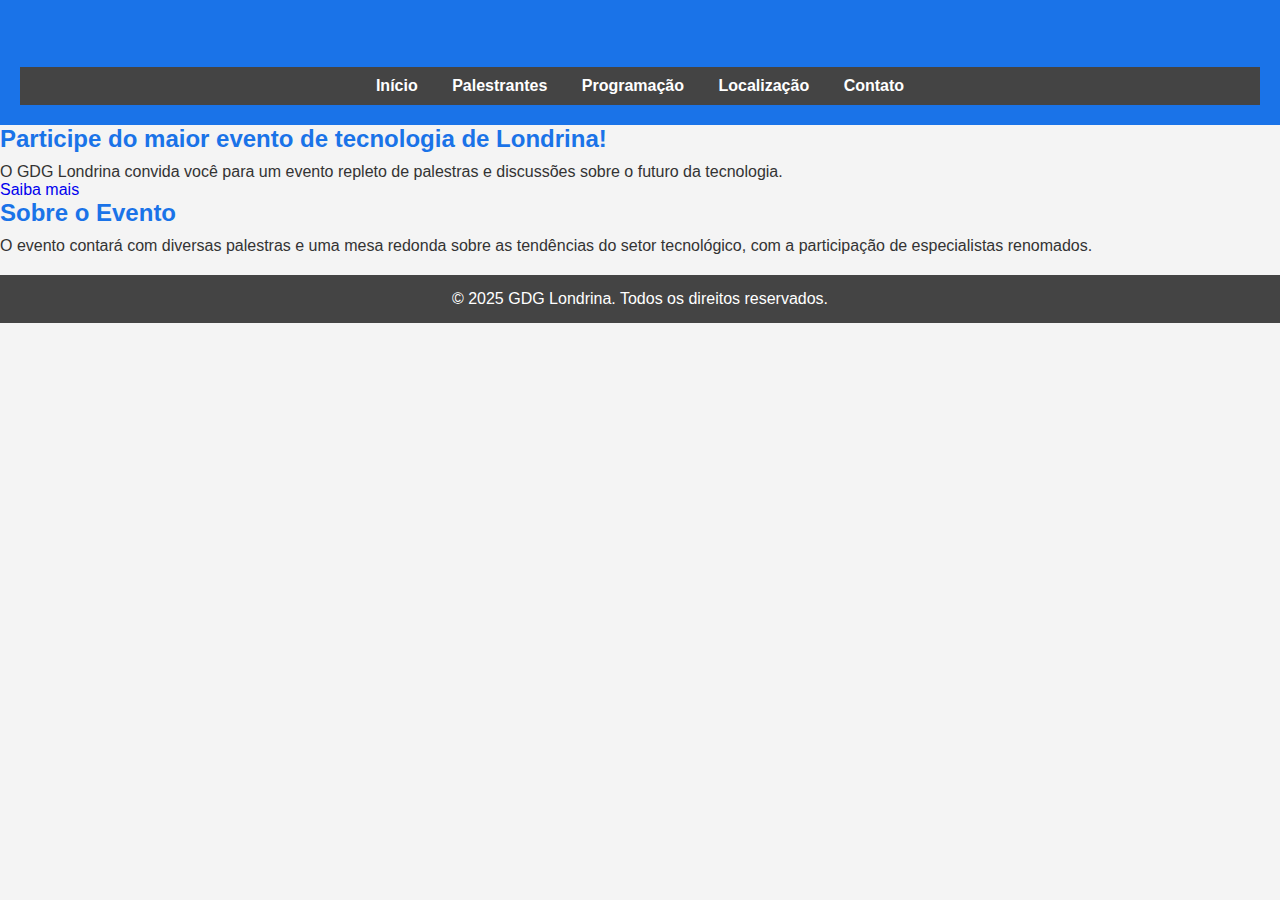
<file: index.html>
<!DOCTYPE html>
<html lang="pt-br">
<head>
    <meta charset="UTF-8">
    <meta name="viewport" content="width=device-width, initial-scale=1.0">
    <title>Evento de Tecnologia - GDG Londrina</title>
    <link rel="stylesheet" href="style.css"> <!-- Importação do CSS externo -->
</head>
<body>
    <!-- Cabeçalho -->
    <header>
        <h1>Evento de Tecnologia - GDG Londrina</h1>
        <nav>
            <ul>
                <li><a href="index.html">Início</a></li>
                <li><a href="speakers.html">Palestrantes</a></li>
                <li><a href="schedule.html">Programação</a></li>
                <li><a href="location.html">Localização</a></li>
                <li><a href="contact.html">Contato</a></li>
            </ul>
        </nav>
    </header>
    
    <!-- Seção Principal -->
    <main>
        <section class="banner">
            <h2>Participe do maior evento de tecnologia de Londrina!</h2>
            <p>O GDG Londrina convida você para um evento repleto de palestras e discussões sobre o futuro da tecnologia.</p>
            <a href="contact.html" class="btn">Saiba mais</a>
        </section>
        
        <section id="about">
            <h2>Sobre o Evento</h2>
            <p>O evento contará com diversas palestras e uma mesa redonda sobre as tendências do setor tecnológico, com a participação de especialistas renomados.</p>
        </section>
    </main>
    
    <!-- Rodapé -->
    <footer>
        <p>&copy; 2025 GDG Londrina. Todos os direitos reservados.</p>
    </footer>
</body>
</html>
</file>
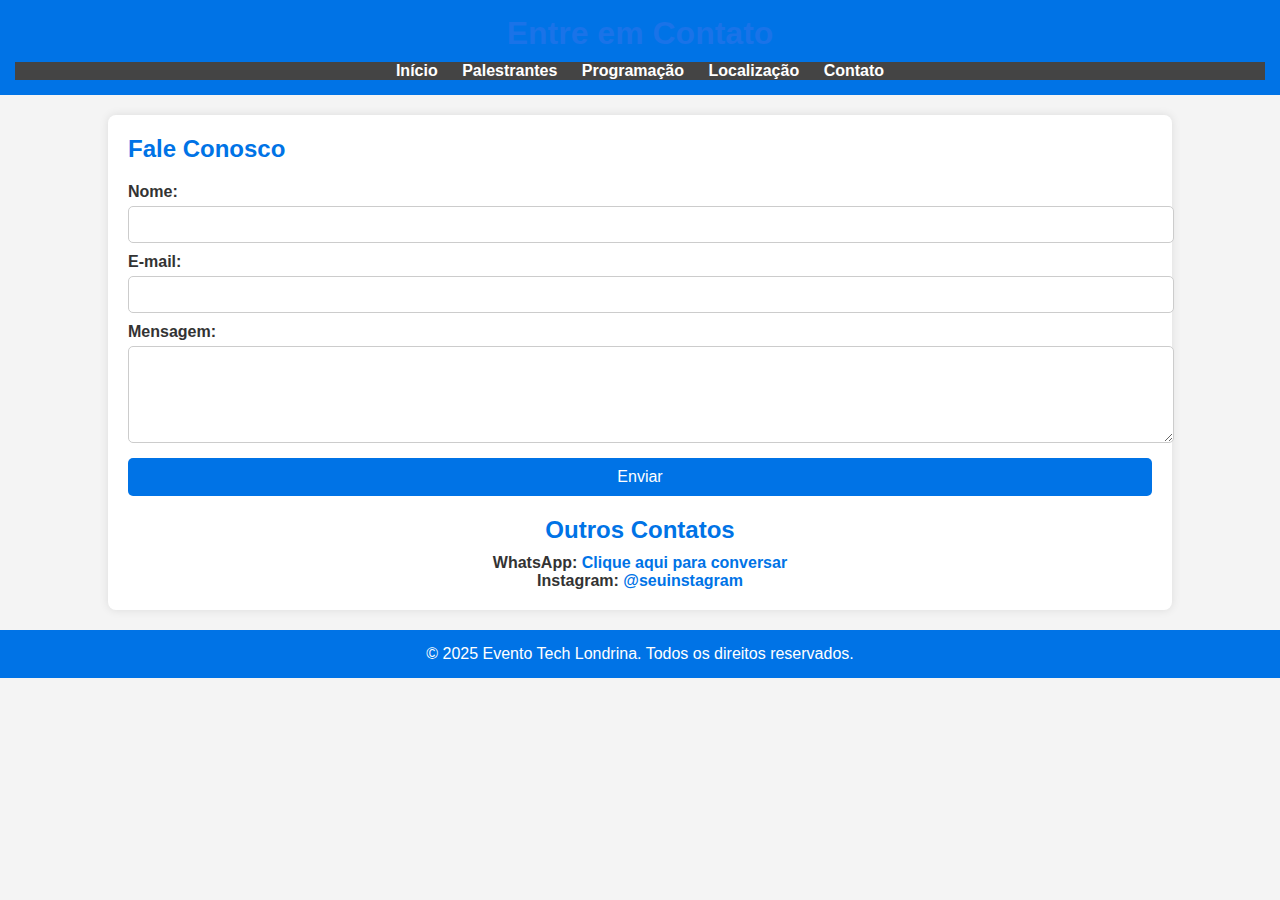
<file: contact.html>
<!DOCTYPE html>
<html lang="pt-br">
<head>
    <meta charset="UTF-8">
    <meta name="viewport" content="width=device-width, initial-scale=1.0">
    <title>Contato</title>
    <link rel="stylesheet" href="style.css"> <!-- Importação do CSS externo -->
    <link rel="stylesheet" href="contact.css">
</head>
<body>
    <header>
        <h1>Entre em Contato</h1>
        <nav>
            <ul>
                <li><a href="index.html">Início</a></li>
                <li><a href="palestrantes.html">Palestrantes</a></li>
                <li><a href="schedule.html">Programação</a></li>
                <li><a href="location.html">Localização</a></li>
                <li><a href="contact.html">Contato</a></li>
            </ul>
        </nav>
    </header>
    
    <main>
        <section class="contact-form">
            <h2>Fale Conosco</h2>
            <form action="#" method="POST">
                <label for="name">Nome:</label>
                <input type="text" id="name" name="name" required>
                
                <label for="email">E-mail:</label>
                <input type="email" id="email" name="email" required>
                
                <label for="message">Mensagem:</label>
                <textarea id="message" name="message" rows="5" required></textarea>
                
                <button type="submit" class="btn">Enviar</button>
            </form>
        </section>

        <section class="contact-info">
            <h2>Outros Contatos</h2>
            <p><strong>WhatsApp:</strong> <a href="https://wa.me/seunumerodetelefone" target="_blank">Clique aqui para conversar</a></p>
            <p><strong>Instagram:</strong> <a href="https://www.instagram.com/seuinstagram" target="_blank">@seuinstagram</a></p>
        </section>
    </main>
    
    <footer>
        <p>&copy; 2025 Evento Tech Londrina. Todos os direitos reservados.</p>
    </footer>
</body>
</html>
</file>
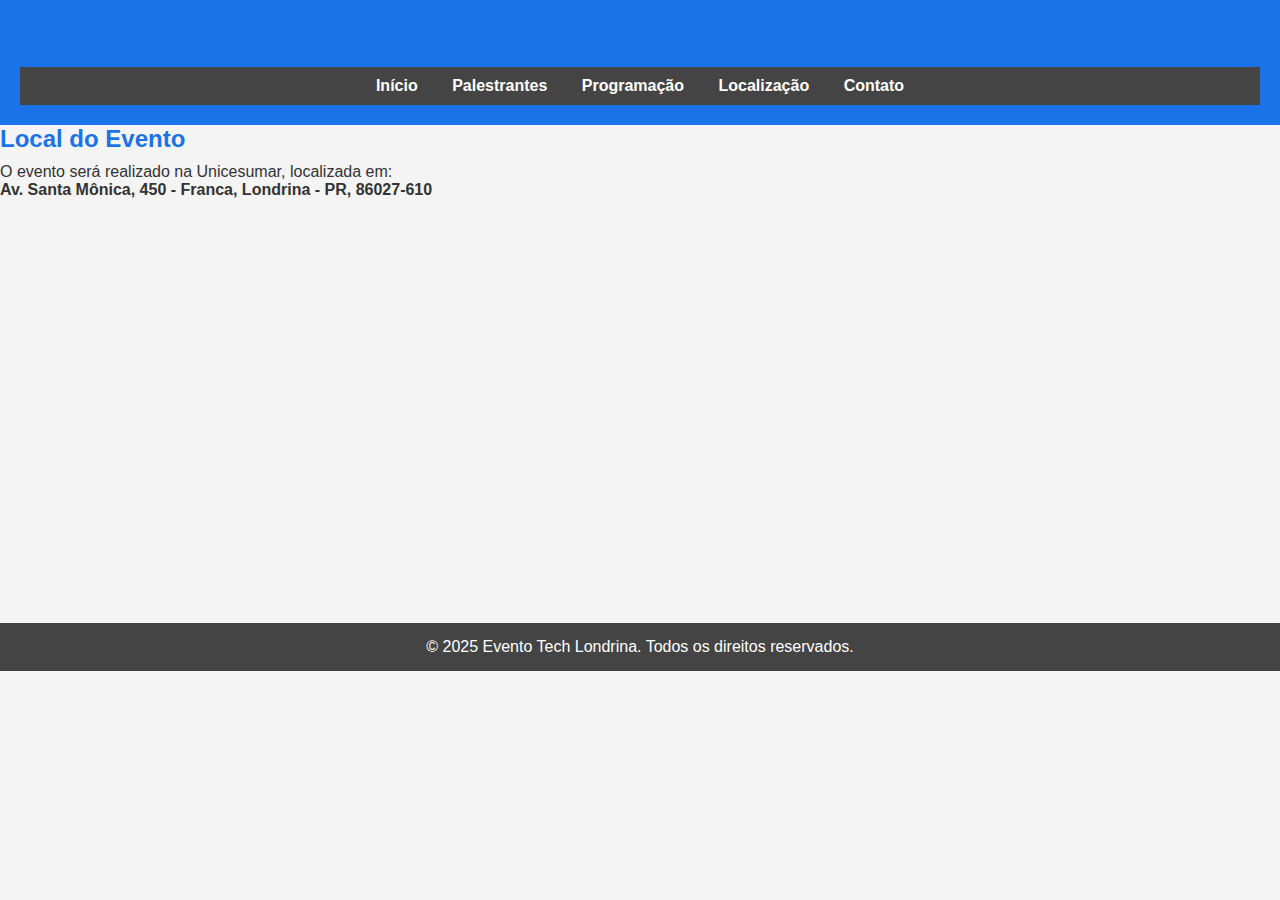
<file: location.html>
<!DOCTYPE html>
<html lang="pt-br">
<head>
    <meta charset="UTF-8">
    <meta name="viewport" content="width=device-width, initial-scale=1.0">
    <title>Localização</title>
    <link rel="stylesheet" href="style.css"> <!-- Importação do CSS externo -->
</head>
<body>
    <header>
        <h1>Local do Evento</h1>
        <nav>
            <ul>
                <li><a href="index.html">Início</a></li>
                <li><a href="speakers.html">Palestrantes</a></li>
                <li><a href="schedule.html">Programação</a></li>
                <li><a href="location.html">Localização</a></li>
                <li><a href="contact.html">Contato</a></li>
            </ul>
        </nav>
    </header>
    
    <main>
        <section class="mapa">
            <h2>Local do Evento</h2>
            <p>O evento será realizado na Unicesumar, localizada em:</p>
            <p><strong>Av. Santa Mônica, 450 - Franca, Londrina - PR, 86027-610</strong></p>
            <div class="mapa-container">
                <iframe 
                    src="https://www.google.com/maps/embed?pb=!1m18!1m12!1m3!1d3663.037417858581!2d-51.138084324748235!3d-23.312442854343894!2m3!1f0!2f0!3f0!3m2!1i1024!2i768!4f13.1!3m3!1m2!1s0x94eb437de0de3dc9%3A0x27c097fae4a9c03a!2sAv.%20Santa%20M%C3%B4nica%2C%20450%20-%20Franca%2C%20Londrina%20-%20PR%2C%2086027-610!5e0!3m2!1spt-BR!2sbr!4v1709232000000" 
                    width="100%" 
                    height="400" 
                    style="border:0;" 
                    allowfullscreen="" 
                    loading="lazy" 
                    referrerpolicy="no-referrer-when-downgrade">
                </iframe>
            </div>
        </section>
    </main>
    
    <footer>
        <p>&copy; 2025 Evento Tech Londrina. Todos os direitos reservados.</p>
    </footer>
</body>
</html>
</file>
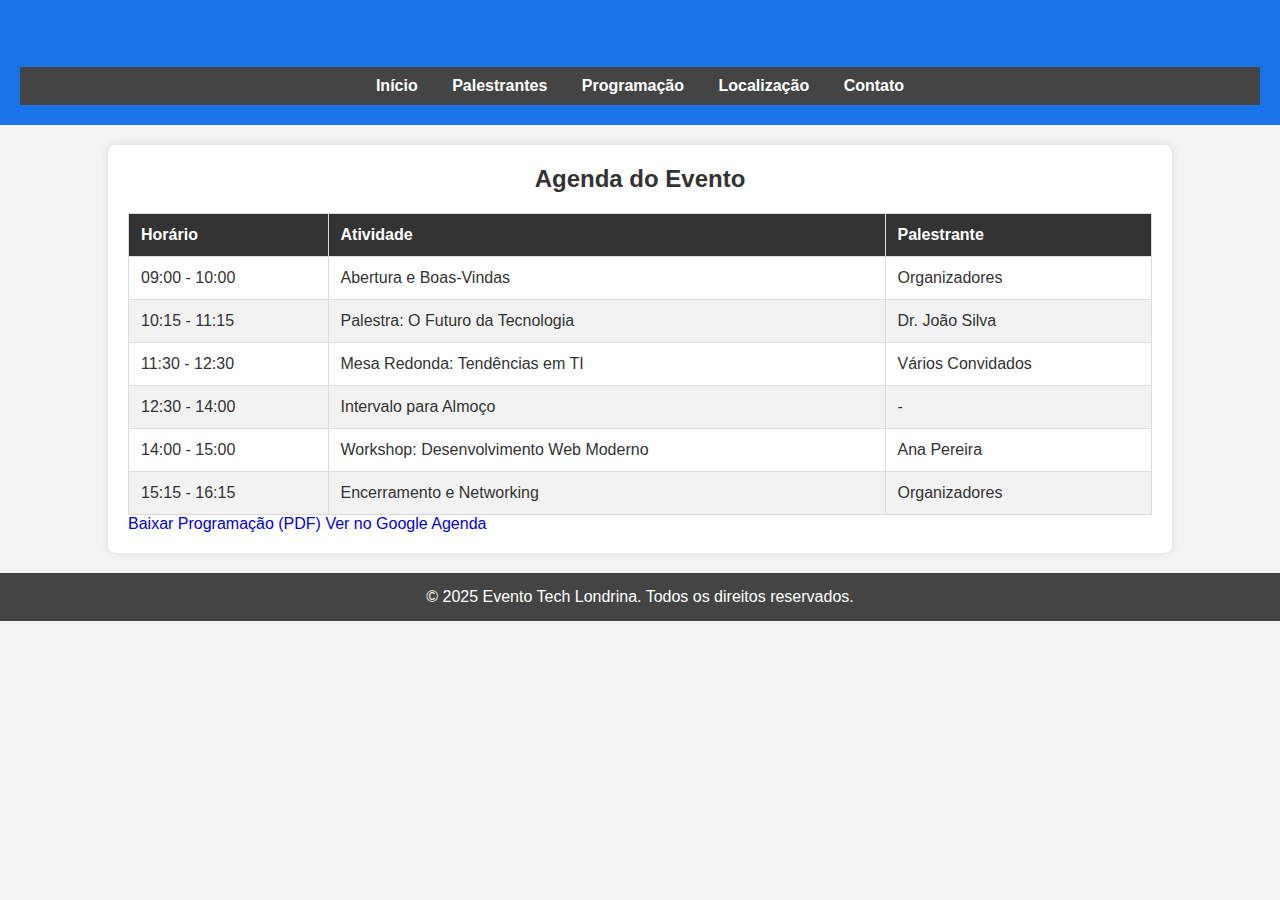
<file: schedule.html>
<!DOCTYPE html>
<html lang="pt-br">
<head>
    <meta charset="UTF-8">
    <meta name="viewport" content="width=device-width, initial-scale=1.0">
    <title>Programação do Evento</title>
    <link rel="stylesheet" href="schedule.css"> <!-- Importação do CSS externo -->
    <link rel="stylesheet" href="style.css">
</head>
<body>
    <header>
        <h1>Programação do Evento</h1>
        <nav>
            <ul>
                <li><a href="index.html">Início</a></li>
                <li><a href="speakers.html">Palestrantes</a></li>
                <li><a href="schedule.html">Programação</a></li>
                <li><a href="location.html">Localização</a></li>
                <li><a href="contact.html">Contato</a></li>
            </ul>
        </nav>
    </header>
    
    <main>
        <section class="schedule">
            <h2>Agenda do Evento</h2>
            <table>
                <thead>
                    <tr>
                        <th>Horário</th>
                        <th>Atividade</th>
                        <th>Palestrante</th>
                    </tr>
                </thead>
                <tbody>
                    <tr>
                        <td>09:00 - 10:00</td>
                        <td>Abertura e Boas-Vindas</td>
                        <td>Organizadores</td>
                    </tr>
                    <tr>
                        <td>10:15 - 11:15</td>
                        <td>Palestra: O Futuro da Tecnologia</td>
                        <td>Dr. João Silva</td>
                    </tr>
                    <tr>
                        <td>11:30 - 12:30</td>
                        <td>Mesa Redonda: Tendências em TI</td>
                        <td>Vários Convidados</td>
                    </tr>
                    <tr>
                        <td>12:30 - 14:00</td>
                        <td>Intervalo para Almoço</td>
                        <td>-</td>
                    </tr>
                    <tr>
                        <td>14:00 - 15:00</td>
                        <td>Workshop: Desenvolvimento Web Moderno</td>
                        <td>Ana Pereira</td>
                    </tr>
                    <tr>
                        <td>15:15 - 16:15</td>
                        <td>Encerramento e Networking</td>
                        <td>Organizadores</td>
                    </tr>
                </tbody>
            </table>

            <div class="download-buttons">
                <a href="programacao.pdf" download class="btn">Baixar Programação (PDF)</a>
                <a href="https://calendar.google.com" target="_blank" class="btn">Ver no Google Agenda</a>
            </div>
        </section>
    </main>
<footer>
    <p>&copy; 2025 Evento Tech Londrina. Todos os direitos reservados.</p>
</footer>
</body>
</html>
</file>
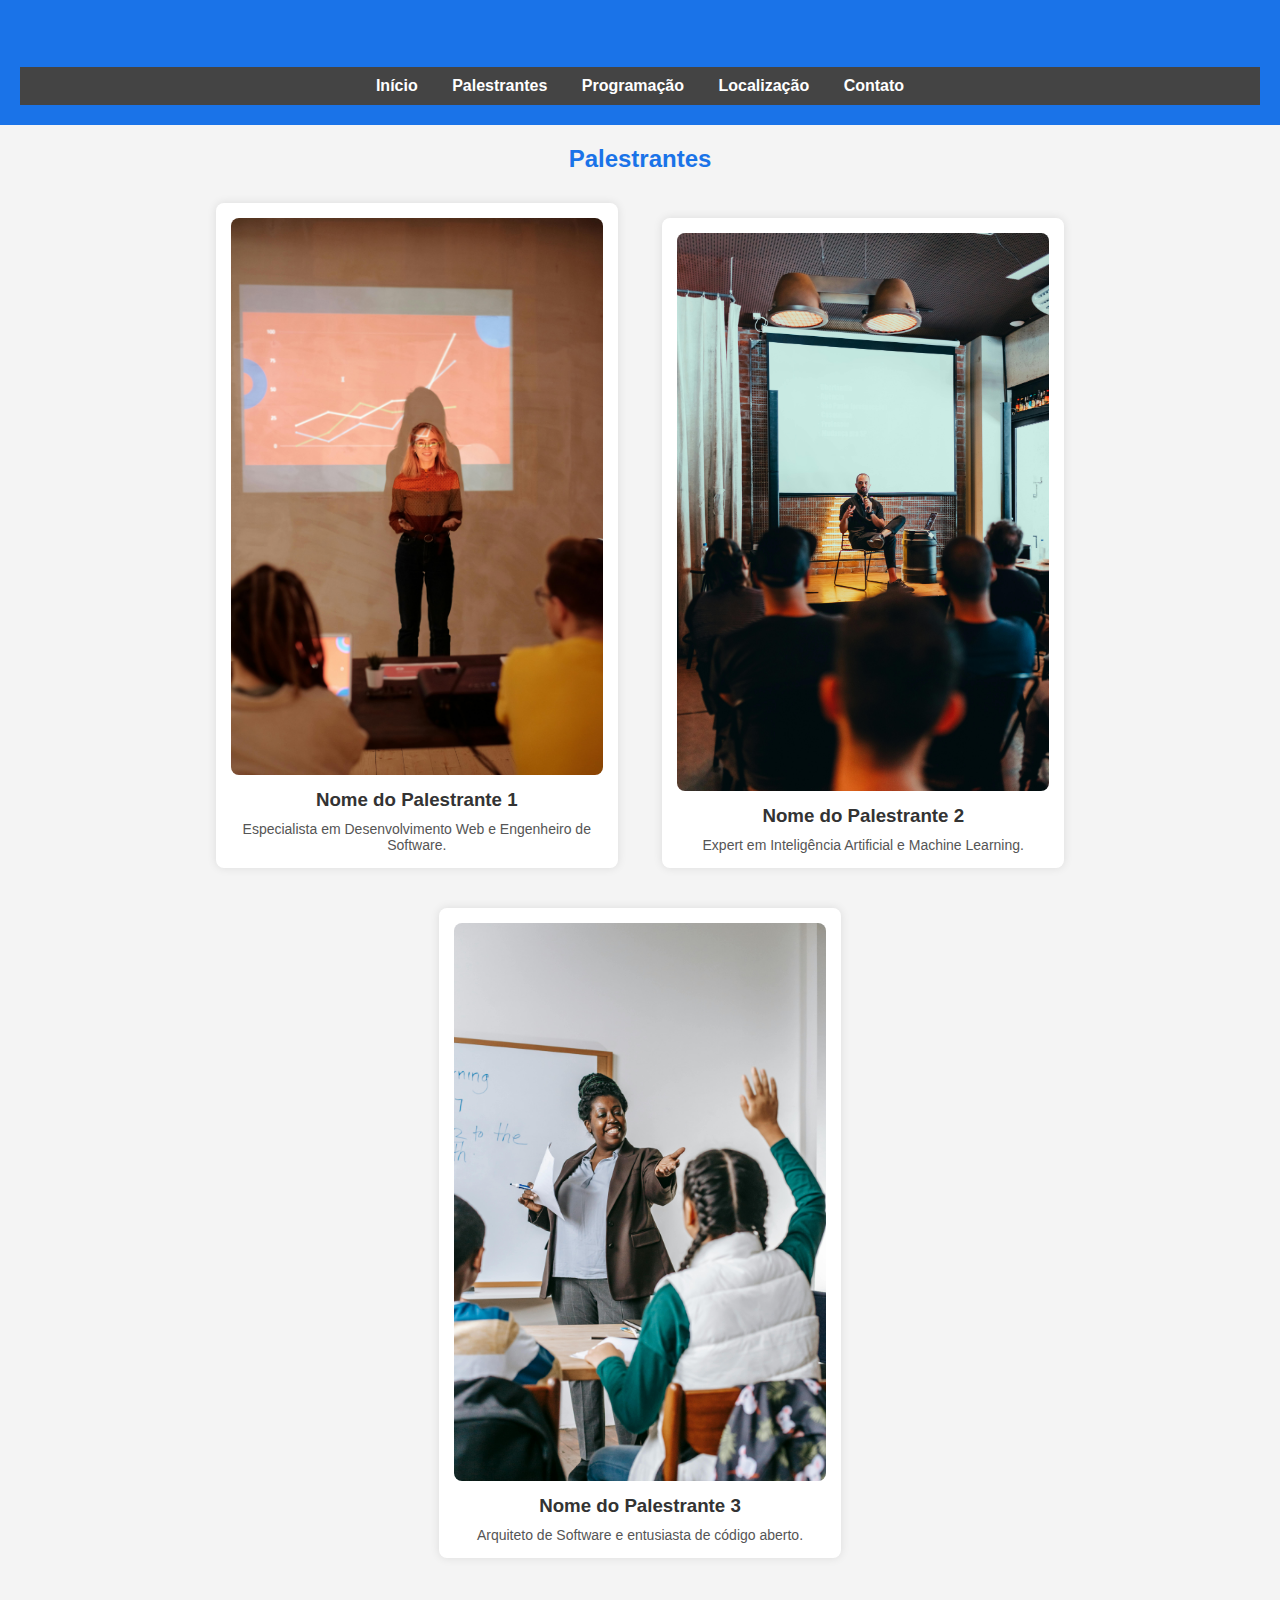
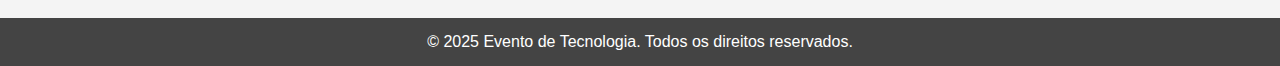
<file: speakers.html>
<!DOCTYPE html>
<html lang="pt-br">
<head>
    <meta charset="UTF-8">
    <meta name="viewport" content="width=device-width, initial-scale=1.0">
    <title>Palestrantes - Evento de Tecnologia</title>
    <link rel="stylesheet" href="speakers.css"> <!-- Importação do CSS externo -->
    <link rel="stylesheet" href="style.css">
</head>
<body>
    <header>
        <h1>Evento de Tecnologia</h1>
        <nav>
            <ul>
                <li><a href="index.html">Início</a></li>
                <li><a href="speakers.html">Palestrantes</a></li>
                <li><a href="schedule.html">Programação</a></li>
                <li><a href="location.html">Localização</a></li>
                <li><a href="contact.html">Contato</a></li>
            </ul>
        </nav>
    </header>
    
    <main>
        <section class="palestrantes">
            <h2>Palestrantes</h2>
            <div class="palestrante">
                <img src="images/speaker1.jpg" alt="Foto do Palestrante 1">
                <h3>Nome do Palestrante 1</h3>
                <p>Especialista em Desenvolvimento Web e Engenheiro de Software.</p>
            </div>
            <div class="palestrante">
                <img src="images/speaker2.jpg" alt="Foto do Palestrante 2">
                <h3>Nome do Palestrante 2</h3>
                <p>Expert em Inteligência Artificial e Machine Learning.</p>
            </div>
            <div class="palestrante">
                <img src="images/speaker3.jpg" alt="Foto do Palestrante 3">
                <h3>Nome do Palestrante 3</h3>
                <p>Arquiteto de Software e entusiasta de código aberto.</p>
            </div>
        </section>
    </main>
    
    <footer>
        <p>&copy; 2025 Evento de Tecnologia. Todos os direitos reservados.</p>
    </footer>
</body>
</html>
</file>
<file: contact.css>
/* Estilos gerais */
body {
    font-family: Arial, sans-serif;
    margin: 0;
    padding: 0;
    background-color: #f4f4f4;
    color: #333;
}

header {
    background-color: #0073e6;
    color: white;
    padding: 15px;
    text-align: center;
}

nav ul {
    list-style: none;
    padding: 0;
}

nav ul li {
    display: inline;
    margin: 0 10px;
}

nav ul li a {
    color: white;
    text-decoration: none;
    font-weight: bold;
}

main {
    width: 80%;
    margin: 20px auto;
    background: white;
    padding: 20px;
    border-radius: 8px;
    box-shadow: 0 0 10px rgba(0, 0, 0, 0.1);
}

/* Estilização do formulário de contato */
.contact-form {
    margin-bottom: 20px;
}

.contact-form h2 {
    color: #0073e6;
}

.contact-form form {
    display: flex;
    flex-direction: column;
}

.contact-form label {
    margin-top: 10px;
    font-weight: bold;
}

.contact-form input, 
.contact-form textarea {
    width: 100%;
    padding: 10px;
    margin-top: 5px;
    border: 1px solid #ccc;
    border-radius: 5px;
}

.contact-form button {
    margin-top: 15px;
    padding: 10px;
    background-color: #0073e6;
    color: white;
    border: none;
    cursor: pointer;
    font-size: 16px;
    border-radius: 5px;
}

.contact-form button:hover {
    background-color: #005bb5;
}

/* Estilos para informações de contato */
.contact-info {
    text-align: center;
}

.contact-info h2 {
    color: #0073e6;
}

.contact-info a {
    color: #0073e6;
    text-decoration: none;
    font-weight: bold;
}

.contact-info a:hover {
    text-decoration: underline;
}

footer {
    text-align: center;
    padding: 15px;
    background-color: #0073e6;
    color: white;
    margin-top: 20px;
}
</file>
<file: schedule.css>
/* Estilização da programação do evento */
.schedule {
    width: 80%;
    margin: 20px auto;
    padding: 20px;
    background: white;
    border-radius: 8px;
    box-shadow: 0px 0px 10px rgba(0, 0, 0, 0.1);
}

.schedule h2 {
    text-align: center;
    color: #333;
}

/* Estilização da tabela */
table {
    width: 100%;
    border-collapse: collapse;
    margin-top: 20px;
}

table, th, td {
    border: 1px solid #ddd;
}

th, td {
    padding: 12px;
    text-align: left;
}

th {
    background-color: #333;
    color: white;
}

tr:nth-child(even) {
    background-color: #f2f2f2;
}

tr:hover {
    background-color: #ddd;
}
</file>
<file: speakers.css>
.palestrantes {
    text-align: center;
    padding: 20px;
}

.palestrante {
    display: inline-block;
    width: 30%;
    margin: 20px;
    background: white;
    padding: 15px;
    border-radius: 8px;
    box-shadow: 0px 0px 10px rgba(0, 0, 0, 0.1);
}

.palestrante img {
    width: 100%;
    height: auto;
    border-radius: 8px;
}

.palestrante h3 {
    margin: 10px 0;
    color: #333;
}

.palestrante p {
    font-size: 14px;
    color: #555;
}
</file>
<file: style.css>
/* Reset básico */
body, h1, h2, h3, p, ul, li, a {
    margin: 0;
    padding: 0;
    font-family: Arial, sans-serif;
    text-decoration: none;
}

body {
    background-color: #f4f4f4;
    color: #333;
}

/* Estilização do cabeçalho */
header {
    background: #1a73e8;
    color: white;
    padding: 20px;
    text-align: center;
}

nav ul {
    list-style: none;
    text-align: center;
    background: #444;
    padding: 10px 0;
}

nav ul li {
    display: inline;
    margin: 0 15px;
}

nav ul li a {
    color: white;
    font-weight: bold;
}

/* Estilização das seções */
.container {
    width: 80%;
    margin: 20px auto;
    background: white;
    padding: 20px;
    border-radius: 5px;
    box-shadow: 0px 0px 10px rgba(0, 0, 0, 0.1);
}

h1, h2 {
    color: #1a73e8;
    margin-bottom: 10px;
}

footer {
    text-align: center;
    padding: 15px;
    background: #444;
    color: white;
    margin-top: 20px;
}
</file>
